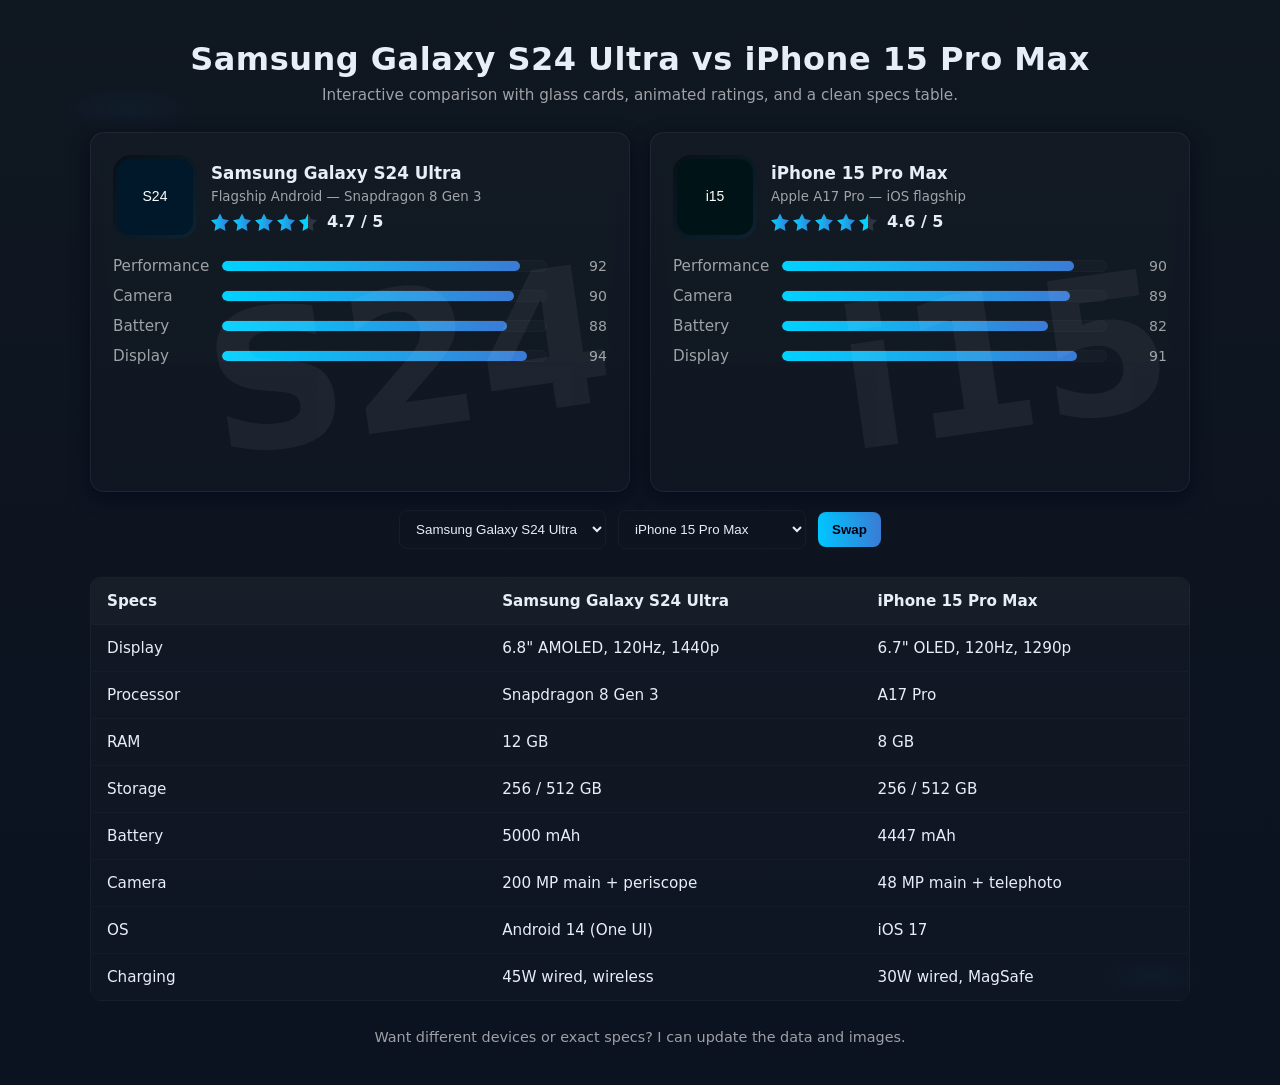
<file: comparison.html>
<!DOCTYPE html>
<html lang="en">
<head>
  <meta charset="utf-8" />
  <meta name="viewport" content="width=device-width,initial-scale=1" />
  <title>Compare — S24 Ultra vs iPhone 15 Pro Max</title>
  <style>
    :root{
      --bg1:#0f1720; /* dark */
      --bg2:#0b1220; /* darker */
      --glass: rgba(255,255,255,0.04);
      --accent: linear-gradient(90deg,#00d2ff 0%,#3a7bd5 100%);
      --card-border: rgba(255,255,255,0.06);
      --muted: rgba(255,255,255,0.6);
      --glass-2: rgba(255,255,255,0.02);
    }
    *{box-sizing:border-box}
    body{
      margin:0;min-height:100vh;font-family:Inter, system-ui, -apple-system, 'Segoe UI', Roboto, 'Helvetica Neue', Arial;
      background: radial-gradient(1200px 400px at 10% 10%, rgba(58,123,213,0.06), transparent 6%),
                  radial-gradient(900px 300px at 90% 90%, rgba(0,210,255,0.03), transparent 6%),
                  linear-gradient(180deg,var(--bg1), var(--bg2));
      color:#e8eef8;
      -webkit-font-smoothing:antialiased; -moz-osx-font-smoothing:grayscale;
      padding:40px 20px;
    }

    .wrap{max-width:1100px;margin:0 auto}
    header{ text-align:center;margin-bottom:28px }
    header h1{font-size:2rem;margin:0 0 8px;letter-spacing:0.5px}
    header p{margin:0;color:var(--muted);font-size:0.95rem}

    .compare-row{display:grid;grid-template-columns:1fr 1fr;gap:20px;margin-top:22px}
    @media (max-width:840px){.compare-row{grid-template-columns:1fr;}}

    .card{
      background: linear-gradient(180deg, rgba(255,255,255,0.02), rgba(255,255,255,0.01));
      border:1px solid var(--card-border);
      border-radius:14px;padding:22px;backdrop-filter: blur(8px);
      box-shadow: 0 6px 18px rgba(2,6,23,0.6);
      position:relative;overflow:hidden;min-height:360px
    }

    .flag{position:absolute;inset:auto 18px 18px auto;opacity:0.06;font-weight:700;font-size:12rem;transform:rotate(-8deg);pointer-events:none}

    .product-top{display:flex;align-items:center;gap:14px}
    .thumb{width:84px;height:84px;border-radius:18px;overflow:hidden;flex:0 0 84px;background:linear-gradient(135deg,#071018, #0e2230);display:flex;align-items:center;justify-content:center}
    .thumb img{width:76px;height:auto}
    .title{flex:1}
    .title h3{margin:0;font-size:1.05rem}
    .title small{display:block;color:var(--muted);margin-top:6px}

    .rating{display:flex;align-items:center;gap:10px;margin-top:8px}
    .stars{display:flex;gap:4px}
    .stars svg{width:18px;height:18px}
    .score{font-weight:700}

    .bars{margin-top:18px}
    .bar-row{display:flex;align-items:center;gap:12px;margin:12px 0}
    .bar-label{width:96px;font-size:0.95rem;color:var(--muted)}
    .bar-track{flex:1;height:12px;border-radius:999px;background:var(--glass-2);overflow:hidden;border:1px solid rgba(255,255,255,0.02)}
    .bar-fill{height:100%;width:0;border-radius:999px;background:var(--accent);transform-origin:left}

    /* separate small legend for numeric value */
    .bar-value{width:48px;text-align:right;font-size:0.88rem;color:var(--muted)}

    /* animated enters */
    .card{transform:translateY(8px);opacity:0;animation:cardIn .6s cubic-bezier(.2,.9,.2,1) forwards}
    .card:nth-child(1){animation-delay:0.05s}
    .card:nth-child(2){animation-delay:0.12s}
    @keyframes cardIn{to{transform:none;opacity:1}}

    /* specs table */
    .specs{margin-top:28px;background:transparent;border-radius:10px;overflow:hidden}
    table{width:100%;border-collapse:collapse;background:linear-gradient(180deg, rgba(255,255,255,0.02), rgba(255,255,255,0.01));border:1px solid rgba(255,255,255,0.04)}
    th,td{padding:14px 16px;text-align:left;border-bottom:1px solid rgba(255,255,255,0.02);font-size:0.95rem}
    th{background:rgba(255,255,255,0.02);font-weight:600}
    tr:last-child td{border-bottom:none}

    .controls{display:flex;gap:12px;align-items:center;justify-content:center;margin-top:18px}
    .select{background:transparent;border:1px solid rgba(255,255,255,0.04);padding:10px 12px;border-radius:8px;color:inherit}
    .btn{padding:10px 14px;border-radius:8px;border:none;background:linear-gradient(90deg,#00c6ff,#3a7bd5);color:#001;cursor:pointer;font-weight:700}

    /* subtle footer */
    footer{margin-top:28px;text-align:center;color:var(--muted);font-size:0.9rem}

  </style>
</head>
<body>
  <div class="wrap">
    <header>
      <h1>Samsung Galaxy S24 Ultra vs iPhone 15 Pro Max</h1>
      <p>Interactive comparison with glass cards, animated ratings, and a clean specs table.</p>
    </header>

    <div class="compare-row">
      <!-- Card 1 -->
      <div class="card" id="card1">
        <div class="flag">S24</div>
        <div class="product-top">
          <div class="thumb"><img src="data:image/svg+xml;utf8,<svg xmlns='http://www.w3.org/2000/svg' width='76' height='76'><rect rx='14' width='100%' height='100%' fill='%2300182a'/><text x='50%' y='55%' font-size='14' fill='%23ffffff' font-family='Arial' text-anchor='middle'>S24</text></svg>" alt="S24"/></div>
          <div class="title">
            <h3>Samsung Galaxy S24 Ultra</h3>
            <small>Flagship Android — Snapdragon 8 Gen 3</small>
            <div class="rating">
              <div class="stars" data-score="4.7" id="stars1"></div>
              <div class="score">4.7 / 5</div>
            </div>
          </div>
        </div>

        <div class="bars">
          <div class="bar-row"><div class="bar-label">Performance</div><div class="bar-track"><div class="bar-fill" data-value="92"></div></div><div class="bar-value">92</div></div>
          <div class="bar-row"><div class="bar-label">Camera</div><div class="bar-track"><div class="bar-fill" data-value="90"></div></div><div class="bar-value">90</div></div>
          <div class="bar-row"><div class="bar-label">Battery</div><div class="bar-track"><div class="bar-fill" data-value="88"></div></div><div class="bar-value">88</div></div>
          <div class="bar-row"><div class="bar-label">Display</div><div class="bar-track"><div class="bar-fill" data-value="94"></div></div><div class="bar-value">94</div></div>
        </div>

      </div>

      <!-- Card 2 -->
      <div class="card" id="card2">
        <div class="flag">i15</div>
        <div class="product-top">
          <div class="thumb"><img src="data:image/svg+xml;utf8,<svg xmlns='http://www.w3.org/2000/svg' width='76' height='76'><rect rx='14' width='100%' height='100%' fill='%23001417'/><text x='50%' y='55%' font-size='14' fill='%23ffffff' font-family='Arial' text-anchor='middle'>i15</text></svg>" alt="i15"/></div>
          <div class="title">
            <h3>iPhone 15 Pro Max</h3>
            <small>Apple A17 Pro — iOS flagship</small>
            <div class="rating">
              <div class="stars" data-score="4.6" id="stars2"></div>
              <div class="score">4.6 / 5</div>
            </div>
          </div>
        </div>

        <div class="bars">
          <div class="bar-row"><div class="bar-label">Performance</div><div class="bar-track"><div class="bar-fill" data-value="90"></div></div><div class="bar-value">90</div></div>
          <div class="bar-row"><div class="bar-label">Camera</div><div class="bar-track"><div class="bar-fill" data-value="89"></div></div><div class="bar-value">89</div></div>
          <div class="bar-row"><div class="bar-label">Battery</div><div class="bar-track"><div class="bar-fill" data-value="82"></div></div><div class="bar-value">82</div></div>
          <div class="bar-row"><div class="bar-label">Display</div><div class="bar-track"><div class="bar-fill" data-value="91"></div></div><div class="bar-value">91</div></div>
        </div>

      </div>
    </div>

    <!-- controls for swapping or animating -->
    <div class="controls">
      <select id="leftSelect" class="select">
        <option value="s24">Samsung Galaxy S24 Ultra</option>
        <option value="p2">Smartphone B (sample)</option>
      </select>
      <select id="rightSelect" class="select">
        <option value="iphone">iPhone 15 Pro Max</option>
        <option value="p3">Smartphone C (sample)</option>
      </select>
      <button class="btn" id="swapBtn">Swap</button>
    </div>

    <!-- specs table -->
    <div class="specs">
      <table>
        <thead>
          <tr><th style="width:36%">Specs</th><th>Samsung Galaxy S24 Ultra</th><th>iPhone 15 Pro Max</th></tr>
        </thead>
        <tbody>
          <tr><td>Display</td><td>6.8" AMOLED, 120Hz, 1440p</td><td>6.7" OLED, 120Hz, 1290p</td></tr>
          <tr><td>Processor</td><td>Snapdragon 8 Gen 3</td><td>A17 Pro</td></tr>
          <tr><td>RAM</td><td>12 GB</td><td>8 GB</td></tr>
          <tr><td>Storage</td><td>256 / 512 GB</td><td>256 / 512 GB</td></tr>
          <tr><td>Battery</td><td>5000 mAh</td><td>4447 mAh</td></tr>
          <tr><td>Camera</td><td>200 MP main + periscope</td><td>48 MP main + telephoto</td></tr>
          <tr><td>OS</td><td>Android 14 (One UI)</td><td>iOS 17</td></tr>
          <tr><td>Charging</td><td>45W wired, wireless</td><td>30W wired, MagSafe</td></tr>
        </tbody>
      </table>
    </div>

    <footer>Want different devices or exact specs? I can update the data and images.</footer>
  </div>

  <script>
    // Star renderer (simple, SVG stars with fill based on score)
    function renderStars(containerId){
      const el = document.getElementById(containerId);
      const score = parseFloat(el.getAttribute('data-score')) || 0;
      const full = Math.floor(score);
      const half = score - full >= 0.5;
      el.innerHTML = '';
      for(let i=1;i<=5;i++){
        const filled = i<=full ? 1 : (i===full+1 && half ? 0.5 : 0);
        const svg = document.createElementNS('http://www.w3.org/2000/svg','svg');
        svg.setAttribute('viewBox','0 0 24 24'); svg.setAttribute('aria-hidden','true');
        svg.style.width='18px'; svg.style.height='18px';
        const path = document.createElementNS('http://www.w3.org/2000/svg','path');
        path.setAttribute('d','M12 .587l3.668 7.431L24 9.753l-6 5.853L19.335 24 12 19.897 4.665 24 6 15.606 0 9.753l8.332-1.735z');
        path.setAttribute('fill', filled===1 ? 'url(#g)' : filled===0.5 ? 'url(#g-half)' : 'rgba(255,255,255,0.12)');
        svg.appendChild(createDefs(filled));
        svg.appendChild(path);
        el.appendChild(svg);
      }
    }

    function createDefs(filled){
      const defs = document.createElementNS('http://www.w3.org/2000/svg','defs');
      const g = document.createElementNS('http://www.w3.org/2000/svg','linearGradient');
      g.setAttribute('id','g'); g.setAttribute('x1','0'); g.setAttribute('x2','1');
      const s1=document.createElementNS('http://www.w3.org/2000/svg','stop'); s1.setAttribute('offset','0%'); s1.setAttribute('stop-color','#00d2ff');
      const s2=document.createElementNS('http://www.w3.org/2000/svg','stop'); s2.setAttribute('offset','100%'); s2.setAttribute('stop-color','#3a7bd5');
      g.appendChild(s1); g.appendChild(s2);

      const g2 = document.createElementNS('http://www.w3.org/2000/svg','linearGradient');
      g2.setAttribute('id','g-half'); g2.setAttribute('x1','0'); g2.setAttribute('x2','1');
      const h1=document.createElementNS('http://www.w3.org/2000/svg','stop'); h1.setAttribute('offset','0%'); h1.setAttribute('stop-color','#00d2ff');
      const h2=document.createElementNS('http://www.w3.org/2000/svg','stop'); h2.setAttribute('offset','50%'); h2.setAttribute('stop-color','#00d2ff');
      const h3=document.createElementNS('http://www.w3.org/2000/svg','stop'); h3.setAttribute('offset','50%'); h3.setAttribute('stop-color','rgba(255,255,255,0.12)');
      const h4=document.createElementNS('http://www.w3.org/2000/svg','stop'); h4.setAttribute('offset','100%'); h4.setAttribute('stop-color','rgba(255,255,255,0.12)');
      g2.appendChild(h1); g2.appendChild(h2); g2.appendChild(h3); g2.appendChild(h4);

      defs.appendChild(g); defs.appendChild(g2);
      return defs;
    }

    // animate bars
    function animateBars(){
      document.querySelectorAll('.bar-fill').forEach((el,idx)=>{
        const v = parseInt(el.getAttribute('data-value'))||0;
        // stagger
        setTimeout(()=>{
          el.style.transition='width 900ms cubic-bezier(.2,.9,.2,1)';
          el.style.width = v + '%';
        }, 120*idx);
      })
    }

    // swap handler for demo
    document.getElementById('swapBtn').addEventListener('click',()=>{
      const left = document.getElementById('leftSelect');
      const right = document.getElementById('rightSelect');
      const lVal = left.value, rVal = right.value;
      left.value = rVal; right.value = lVal;
      // small icon / text swap animation (demo only)
      const c1 = document.getElementById('card1');
      const c2 = document.getElementById('card2');
      c1.animate([{transform:'translateY(0)'},{transform:'translateY(-8px)'},{transform:'translateY(0)'}],{duration:350});
      c2.animate([{transform:'translateY(0)'},{transform:'translateY(-8px)'},{transform:'translateY(0)'}],{duration:350});
    })

    // on DOM ready
    document.addEventListener('DOMContentLoaded',()=>{
      renderStars('stars1'); renderStars('stars2');
      // small delay so animation looks nice
      setTimeout(animateBars,160);
    })
  </script>
</body>
</html>
</file>
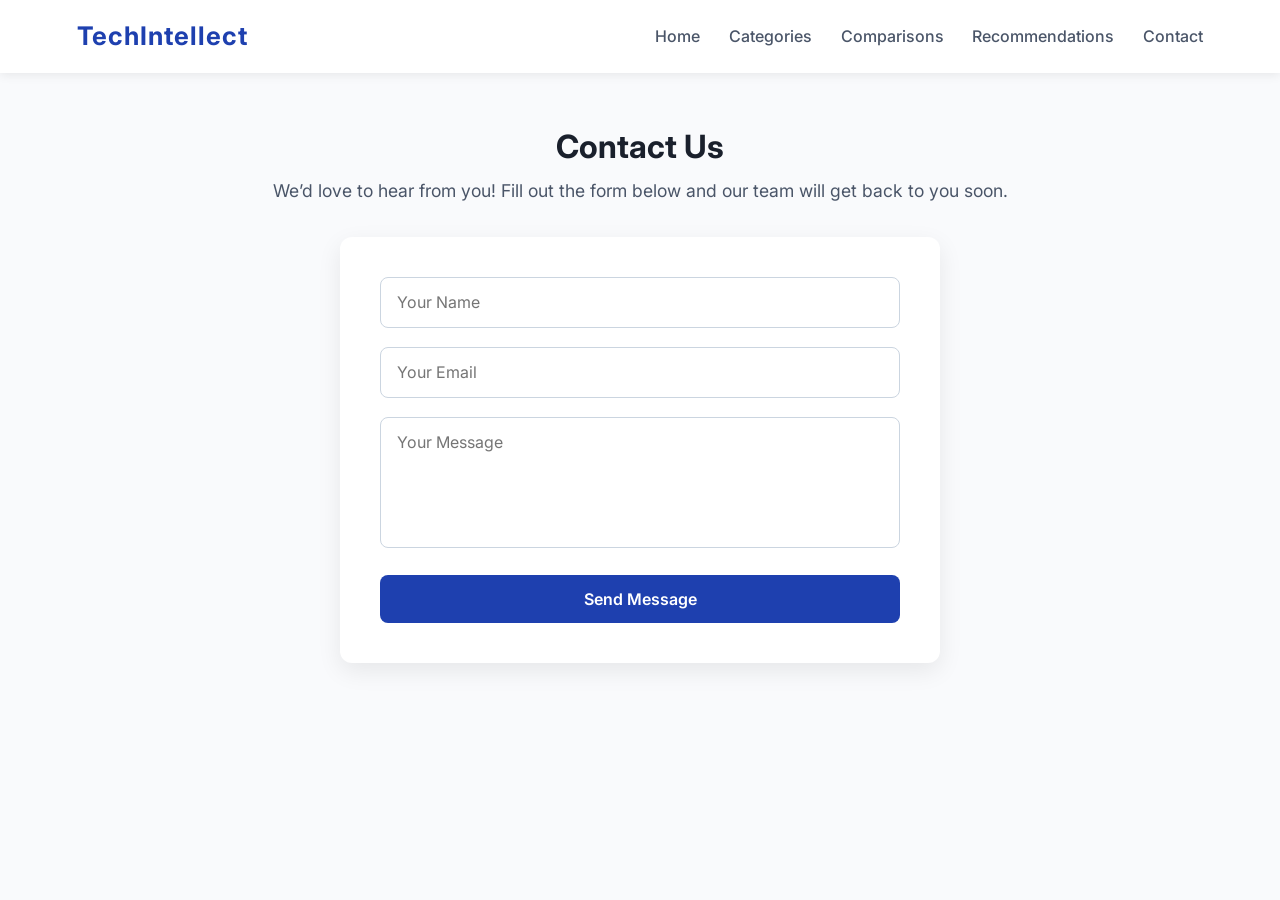
<file: contact.html>
<!DOCTYPE html>
<html lang="en">
<head>
  <meta charset="UTF-8" />
  <meta name="viewport" content="width=device-width, initial-scale=1.0" />
  <title>TechReview - Contact</title>

  <!-- Google Fonts -->
  <link rel="preconnect" href="https://fonts.gstatic.com" />
  <link href="https://fonts.googleapis.com/css2?family=Inter:wght@400;700&display=swap" rel="stylesheet" />

  <!-- CSS File -->
  <link rel="stylesheet" href="contact.css" />
</head>
<body>
  <!-- Navigation Bar -->
  <nav class="navbar">
    <div class="brand">TechIntellect</div>
    <div class="nav-links">
      <a href="index.html">Home</a>
      <a href="categories.html">Categories</a>
      <a href="comparison.html">Comparisons</a>
      <a href="recommendation.html">Recommendations</a>
      <a href="contact.html">Contact</a>
    </div>
  </nav>
  

  <!-- Contact Section -->
  <section class="section contact-section">
    <h2 class="section-header">Contact Us</h2>
    <p class="section-sub">We’d love to hear from you! Fill out the form below and our team will get back to you soon.</p>

    <form class="contact-form" onsubmit="event.preventDefault(); alert('Message sent successfully!');">
      <div class="form-group">
        <input type="text" placeholder="Your Name" required />
      </div>
      <div class="form-group">
        <input type="email" placeholder="Your Email" required />
      </div>
      <div class="form-group">
        <textarea placeholder="Your Message" rows="5" required></textarea>
      </div>
      <button type="submit" class="btn primary">Send Message</button>
    </form>
  </section>
</body>
</html>
</file>
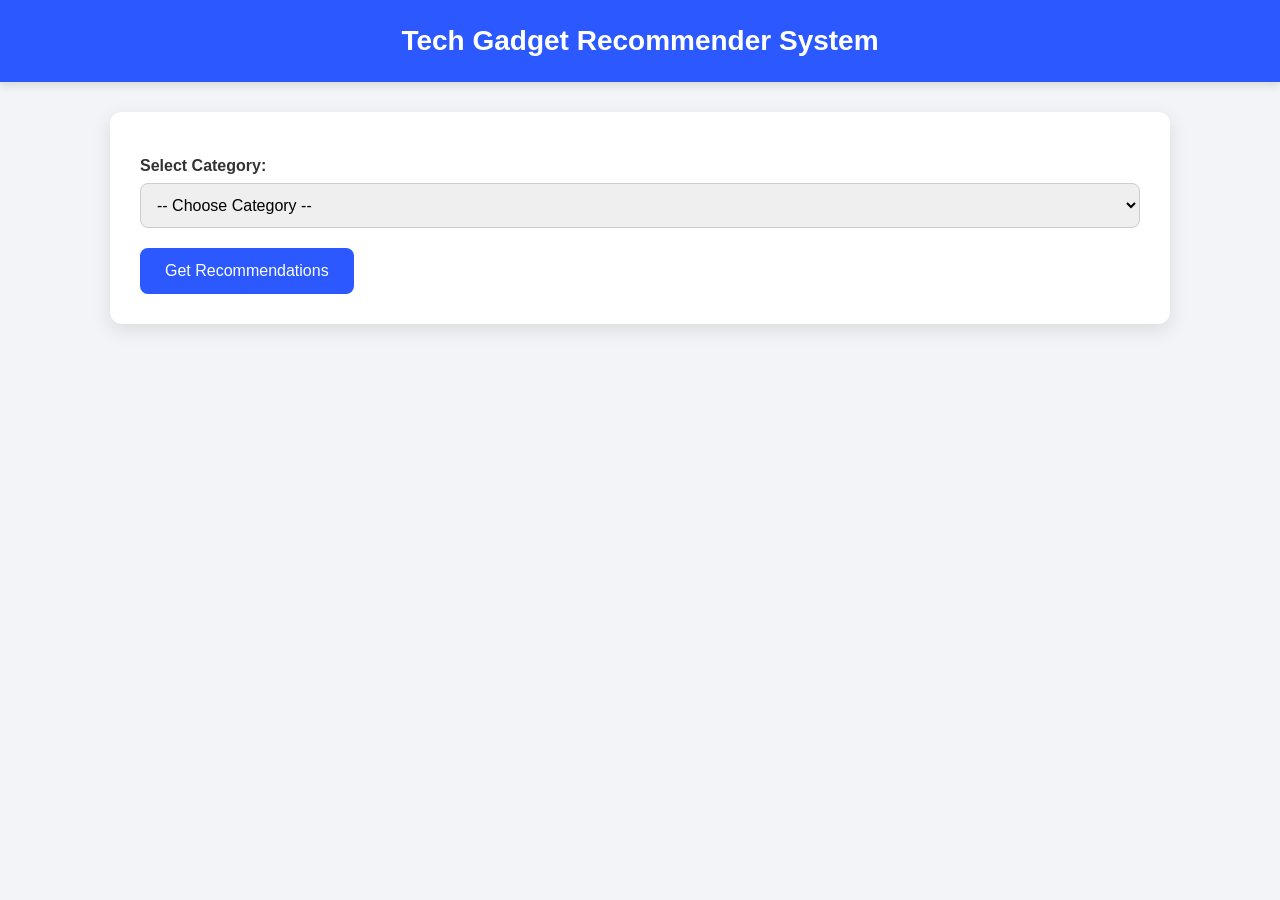
<file: recommendation.html>
<!DOCTYPE html>
<html lang="en">
<head>
  <meta charset="UTF-8">
  <title>Tech Recommender System</title>
  <style>
    /* ---------------------- GENERAL ---------------------- */
    body {
        font-family: 'Arial', sans-serif;
        background-color: #f2f4f7;
        margin: 0;
        padding: 0;
        color: #333;
    }

    h1 {
        text-align: center;
        background-color: #2b59ff;
        color: #fff;
        padding: 25px 0;
        margin: 0;
        font-size: 28px;
        box-shadow: 0 4px 8px rgba(0,0,0,0.1);
    }

    /* ---------------------- CONTAINER ---------------------- */
    .container {
        width: 90%;
        max-width: 1000px;
        margin: 30px auto;
        background-color: #fff;
        padding: 30px;
        border-radius: 12px;
        box-shadow: 0 6px 20px rgba(0,0,0,0.1);
    }

    /* ---------------------- LABELS & SELECTS ---------------------- */
    label {
        font-weight: 600;
        display: block;
        margin-top: 15px;
    }

    select {
        width: 100%;
        padding: 12px;
        margin: 8px 0 20px 0;
        border-radius: 8px;
        border: 1px solid #ccc;
        font-size: 16px;
        transition: border-color 0.3s;
    }

    select:focus {
        outline: none;
        border-color: #2b59ff;
    }

    /* ---------------------- BUTTON ---------------------- */
    button {
        background-color: #2b59ff;
        color: white;
        padding: 14px 25px;
        border: none;
        border-radius: 8px;
        cursor: pointer;
        font-size: 16px;
        transition: background 0.3s, transform 0.2s;
    }

    button:hover {
        background-color: #1b3dcc;
        transform: scale(1.05);
    }

    /* ---------------------- PRODUCT LIST ---------------------- */
    .product-list {
        margin-top: 30px;
        display: grid;
        grid-template-columns: repeat(auto-fit, minmax(250px, 1fr));
        gap: 25px;
        opacity: 0;
        transform: translateY(50px);
        animation: slideUp 0.8s forwards;
    }

    /* ---------------------- PRODUCT CARD ---------------------- */
    .product {
        padding: 20px;
        background-color: #fff;
        border-radius: 12px;
        box-shadow: 0 4px 12px rgba(0,0,0,0.08);
        transition: transform 0.3s, box-shadow 0.3s;
        text-align: center;
    }

    .product:hover {
        transform: translateY(-5px) scale(1.03);
        box-shadow: 0 10px 25px rgba(0,0,0,0.15);
    }

    .product img {
        width: 100%;
        height: 180px;
        object-fit: cover;
        border-radius: 12px;
        margin-bottom: 12px;
    }

    .product h3 {
        margin: 10px 0 6px 0;
        font-size: 18px;
        color: #2b59ff;
    }

    .product p {
        font-size: 14px;
        margin: 0;
        color: #555;
        line-height: 1.5;
    }

    /* ---------------------- ANIMATION ---------------------- */
    @keyframes slideUp {
        to {
            opacity: 1;
            transform: translateY(0);
        }
    }

    /* ---------------------- RESPONSIVE ---------------------- */
    @media (max-width: 1024px) {
        .product-list {
            grid-template-columns: repeat(auto-fit, minmax(220px, 1fr));
        }
    }

    @media (max-width: 768px) {
        .product-list {
            grid-template-columns: 1fr;
        }
        h1 {
            font-size: 24px;
            padding: 20px 0;
        }
        button {
            padding: 12px 20px;
            font-size: 15px;
        }
        select {
            font-size: 15px;
        }
    }
  </style>
</head>
<body>

  <h1>Tech Gadget Recommender System</h1>

  <div class="container">
    <label>Select Category:</label>
    <select id="categorySelect">
      <option value="">-- Choose Category --</option>
      <option value="laptops">Laptops</option>
      <option value="smartphones">Smartphones</option>
      <option value="tablets">Tablets</option>
      <option value="smartwatch">Smart Watches</option>
      <option value="earbuds">Earbuds</option>
      <option value="cameras">Cameras</option>
    </select>
    <div id="filters"></div>

    <button onclick="recommend()">Get Recommendations</button>

    <div id="results"></div>
  </div>

<script>
// ---------------------- PRODUCT DATABASE ----------------------
const products = {
  laptops: [
    { name: "Dell XPS 13", ram: "16GB", storage: "512GB", cpu: "i7", image: "https://upload.wikimedia.org/wikipedia/commons/4/4a/Dell_XPS_13_%282018%29_%2841207063792%29.jpg" },
    { name: "MacBook Air M2", ram: "8GB", storage: "256GB", cpu: "M2", image: "https://store.storeimages.cdn-apple.com/4982/as-images.apple.com/is/macbook-air-m2-2022-family?wid=1400&hei=1400&fmt=jpeg&qlt=80&.v=1662030537081" }
  ],
  smartphones: [
    { name: "iPhone 15", ram: "6GB", storage: "128GB", camera: "48MP", image: "https://store.storeimages.cdn-apple.com/4982/as-images.apple.com/is/iphone-15-select-2023-family?wid=940&hei=1112&fmt=png-alpha&.v=1691674677996" },
    { name: "Samsung Galaxy S24 Ultra", ram: "12GB", storage: "256GB", camera: "200MP", image: "https://images.samsung.com/is/image/samsung/p6pim/in/sm-s928ezkginu/gallery/in-galaxy-s24-ultra-5g-s928-530399-sm-s928ezkginu-621018871?$720_576_PNG$" }
  ],
  tablets: [
    { name: "iPad Pro 11", ram: "8GB", storage: "256GB", image: "https://store.storeimages.cdn-apple.com/4982/as-images.apple.com/is/ipad-pro-11-select-2024?wid=940&hei=1112&fmt=png-alpha&.v=1712918822179" },
    { name: "Samsung Galaxy Tab S9", ram: "12GB", storage: "256GB", image: "https://images.samsung.com/is/image/samsung/p6pim/in/galaxy-tab-s9-s920-530666-sm-s920nzkginu-813062057?$720_576_PNG$" }
  ],
  smartwatch: [
    { name: "Apple Watch Series 9", battery: "18h", gps: "Yes", image: "https://store.storeimages.cdn-apple.com/4982/as-images.apple.com/is/MKU33_VW_PF+watch-45-alum-starlight-cell-45?wid=940&hei=1112&fmt=png-alpha&.v=1690749962934" },
    { name: "Samsung Galaxy Watch 6", battery: "40h", gps: "Yes", image: "https://images.samsung.com/is/image/samsung/p6pim/in/galaxy-watch6-sm-r920-530649-sm-r920nzkainu-857210294?$720_576_PNG$" }
  ],
  earbuds: [
    { name: "Sony WF-1000XM5", anc: "Yes", battery: "32h", image: "https://www.sony.com/image/6f61d4a5ad1c974c8589be681ea2e963?fmt=png&wid=400&hei=400" },
    { name: "AirPods Pro 2", anc: "Yes", battery: "30h", image: "https://store.storeimages.cdn-apple.com/4982/as-images.apple.com/is/airpods-pro-2nd-gen-select-2022?wid=890&hei=890&fmt=png-alpha&.v=1658877698278" }
  ],
  cameras: [
    { name: "Canon EOS R6", type: "Mirrorless", mp: "20MP", image: "https://static.bhphoto.com/images/images2500x2500/1599671328_1576777.jpg" },
    { name: "Sony A7 IV", type: "Mirrorless", mp: "33MP", image: "https://www.sony.com/image/6bfaac2a0c825e5634a9532dc284fc80?fmt=png&wid=400&hei=400" }
  ]
};

// ---------------------- FILTERS UI ----------------------
document.getElementById("categorySelect").addEventListener("change", function(){
  const val = this.value;
  const filterDiv = document.getElementById("filters");
  filterDiv.innerHTML = "";

  if (val === "laptops") {
    filterDiv.innerHTML = `
      <label>Select RAM:</label>
      <select id="ram">
        <option>8GB</option>
        <option>16GB</option>
      </select>
      <label>Select Storage:</label>
      <select id="storage">
        <option>256GB</option>
        <option>512GB</option>
      </select>
    `;
  } else if (val === "smartphones") {
    filterDiv.innerHTML = `
      <label>Minimum RAM:</label>
      <select id="ram">
        <option>6GB</option>
        <option>8GB</option>
        <option>12GB</option>
      </select>
    `;
  } else if (val === "tablets") {
    filterDiv.innerHTML = `
      <label>Minimum RAM:</label>
      <select id="ram">
        <option>4GB</option>
        <option>6GB</option>
        <option>8GB</option>
      </select>
    `;
  } else if (val === "smartwatch") {
    filterDiv.innerHTML = `
      <label>GPS Needed?</label>
      <select id="gps">
        <option>Yes</option>
        <option>No</option>
      </select>
    `;
  } else if (val === "earbuds") {
    filterDiv.innerHTML = `
      <label>ANC Required?</label>
      <select id="anc">
        <option>Yes</option>
        <option>No</option>
      </select>
    `;
  } else if (val === "cameras") {
    filterDiv.innerHTML = `
      <label>Camera Type:</label>
      <select id="type">
        <option>Mirrorless</option>
        <option>DSLR</option>
      </select>
    `;
  }
});

// ---------------------- RECOMMENDATION LOGIC ----------------------
function recommend() {
  const category = document.getElementById("categorySelect").value;
  const resultDiv = document.getElementById("results");
  if (!category) {
    resultDiv.innerHTML = "<p>Please select a category.</p>";
    return;
  }

  let filtered = products[category];

  document.querySelectorAll("#filters select").forEach(f => {
    const val = f.value;
    const id = f.id;
    filtered = filtered.filter(p => p[id] && p[id] == val);
  });

  if (filtered.length === 0) {
    resultDiv.innerHTML = "<p>No products found with selected filters.</p>";
    return;
  }

  let html = `<h2>Recommended Products</h2><div class='product-list'>`;

  filtered.forEach(p => {
    html += `
      <div class="product">
        <img src="${p.image}" alt="${p.name}">
        <h3>${p.name}</h3>
        <p>${JSON.stringify(p).replace(/{|}|"/g,"").replace(/,/g," • ")}</p>
      </div>
    `;
  });

  html += "</div>";
  resultDiv.innerHTML = html;
}
</script>

</body>
</html>
</file>
<file: contact.css>
/* ===== Global Styles ===== */
* {
    margin: 0;
    padding: 0;
    box-sizing: border-box;
    font-family: 'Inter', sans-serif;
  }
  
  body {
    background-color: #f9fafc;
    color: #1a202c;
    line-height: 1.6;
    overflow-x: hidden;
  }
  
  /* ===== Navbar ===== */
  .navbar {
    display: flex;
    justify-content: space-between;
    align-items: center;
    padding: 1rem 6vw;
    background: #ffffff;
    box-shadow: 0 2px 10px rgba(0, 0, 0, 0.08);
    position: sticky;
    top: 0;
    z-index: 100;
  }
  
  .brand {
    font-size: 1.6rem;
    font-weight: 700;
    color: #1e40af;
    letter-spacing: 1px;
  }
  
  .nav-links {
    display: flex;
    gap: 1.8rem;
  }
  
  .nav-links a {
    text-decoration: none;
    color: #4a5568;
    font-weight: 500;
    transition: color 0.3s ease;
  }
  
  .nav-links a:hover,
  .nav-links a.active {
    color: #1e40af;
  }
  
  .cta-buttons {
    display: flex;
    gap: 0.8rem;
  }
  
  .btn {
    background: transparent;
    border: 1.5px solid #1e40af;
    color: #1e40af;
    padding: 0.6rem 1.2rem;
    border-radius: 8px;
    font-weight: 600;
    cursor: pointer;
    transition: all 0.3s ease;
  }
  
  .btn:hover {
    background: #1e40af;
    color: #fff;
  }
  
  .btn.primary {
    background: #1e40af;
    color: #fff;
  }
  
  .btn.primary:hover {
    background: #172554;
  }
  
  /* ===== Contact Section ===== */
  .section {
    padding: 3rem 6vw;
    text-align: center;
  }
  
  .section-header {
    font-size: 2rem;
    font-weight: 700;
    margin-bottom: 0.3rem;
    color: #1a202c;
  }
  
  .section-sub {
    color: #4a5568;
    font-size: 1.1rem;
    margin-bottom: 2rem;
  }
  
  /* ===== Contact Form ===== */
  .contact-form {
    max-width: 600px;
    margin: 0 auto;
    background: #ffffff;
    padding: 2.5rem;
    border-radius: 12px;
    box-shadow: 0 8px 25px rgba(0, 0, 0, 0.08);
    animation: fadeIn 0.8s ease-in-out;
  }
  
  .form-group {
    margin-bottom: 1.2rem;
  }
  
  .contact-form input,
  .contact-form textarea {
    width: 100%;
    padding: 0.9rem 1rem;
    border: 1.5px solid #cbd5e0;
    border-radius: 8px;
    font-size: 1rem;
    transition: all 0.3s ease;
    resize: none;
    color: #1a202c;
  }
  
  .contact-form input:focus,
  .contact-form textarea:focus {
    border-color: #1e40af;
    box-shadow: 0 0 6px rgba(30, 64, 175, 0.2);
    outline: none;
  }
  
  .contact-form button {
    width: 100%;
    padding: 0.9rem;
    font-size: 1rem;
    border: none;
    border-radius: 8px;
    background-color: #1e40af;
    color: #fff;
    font-weight: 600;
    cursor: pointer;
    transition: background 0.3s ease, transform 0.2s ease;
  }
  
  .contact-form button:hover {
    background-color: #172554;
    transform: translateY(-2px);
  }
  
  /* ===== Animations ===== */
  @keyframes fadeIn {
    from {
      opacity: 0;
      transform: translateY(20px);
    }
    to {
      opacity: 1;
      transform: translateY(0);
    }
  }
  
  /* ===== Responsive Design ===== */
  @media (max-width: 768px) {
    .nav-links {
      display: none;
    }
  
    .cta-buttons {
      display: none;
    }
  
    .navbar {
      justify-content: center;
    }
  
    .contact-form {
      padding: 2rem 1.5rem;
    }
  
    .section-header {
      font-size: 1.8rem;
    }
  
    .section-sub {
      font-size: 1rem;
    }
  }
  
  @media (max-width: 480px) {
    .contact-form {
      padding: 1.5rem;
    }
  
    .contact-form input,
    .contact-form textarea {
      font-size: 0.95rem;
    }
  
    .contact-form button {
      font-size: 0.95rem;
    }
  }
</file>
